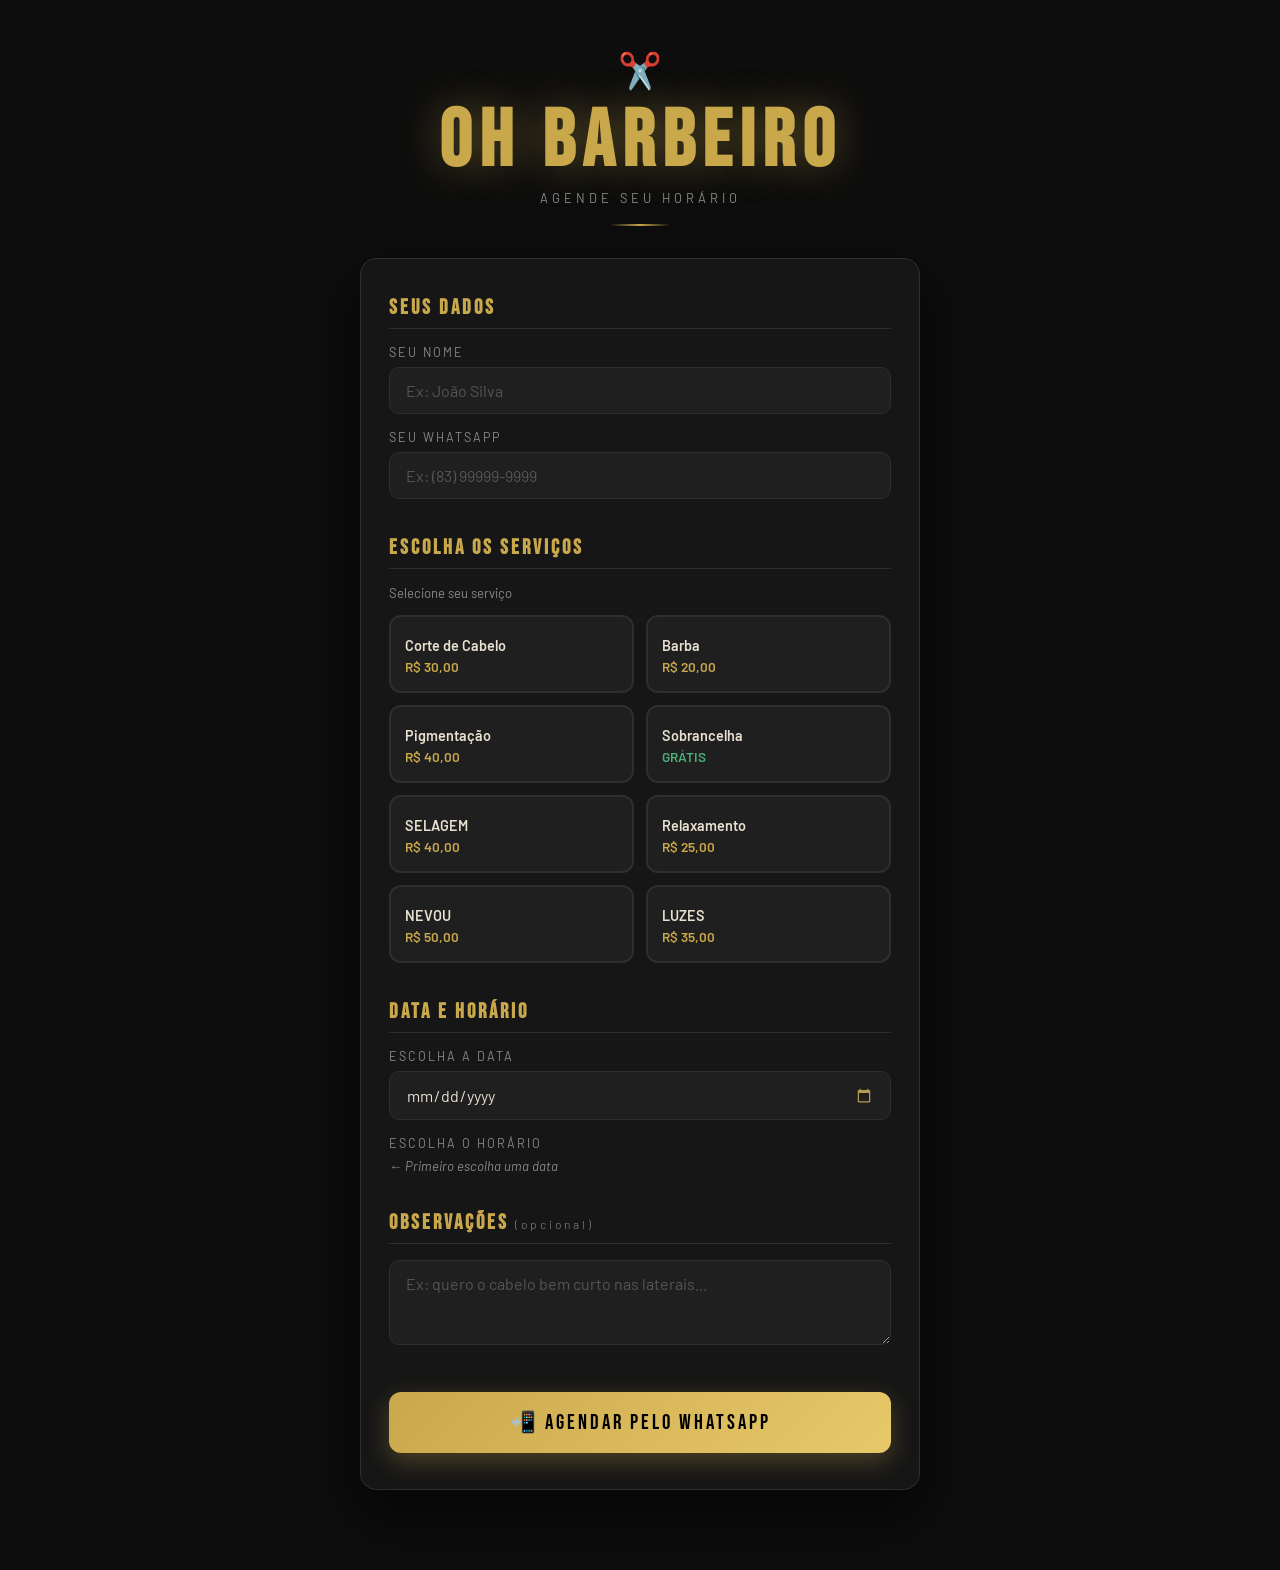
<file: index.html>
<!DOCTYPE html>
<html lang="pt-BR">
<head>
  <meta charset="UTF-8" />
  <meta name="viewport" content="width=device-width, initial-scale=1.0"/>
  <title>Oh Barbeiro – Agendamento</title>
  <link href="https://fonts.googleapis.com/css2?family=Bebas+Neue&family=Barlow:wght@300;400;600&display=swap" rel="stylesheet"/>
  <link rel="stylesheet" href="CSS/DG.CSS"/>
</head>
<body>

  <header>
    <span class="icone">✂️</span>
    <h1>OH BARBEIRO</h1>
    <p>Agende seu horário</p>
    <div class="divisor"></div>
  </header>

  <main class="card">

    <!-- PASSO 1: Dados do cliente -->
    <section class="secao">
      <h2 class="titulo-secao">Seus dados</h2>
      <div class="campo">
        <label for="nome">Seu nome</label>
        <input type="text" id="nome" placeholder="Ex: João Silva" />
      </div>
      <div class="campo">
        <label for="telefone">Seu WhatsApp</label>
        <input type="tel" id="telefone" placeholder="Ex: (83) 99999-9999" />
      </div>
    </section>

    <!-- PASSO 2: Serviços -->
    <section class="secao">
      <h2 class="titulo-secao">Escolha os serviços</h2>
      <p class="dica">Selecione seu serviço</p>

      <!--
        O grid de serviços é gerado automaticamente pelo FUNSAO.JS
        lendo os preços salvos pelo painel admin no localStorage.
        Se o admin nunca tiver salvo nada, usa os valores padrão.
      -->
      <div class="servicos-grid" id="servicos-grid">
        <!-- preenchido pelo FUNSAO.JS -->
      </div>

      <div id="caixa-total" class="caixa-total escondido">
        <span class="total-label">💰 Total estimado:</span>
        <span id="valor-total" class="total-valor">R$ 0</span>
      </div>
    </section>

    <!-- PASSO 3: Data e hora -->
    <section class="secao">
      <h2 class="titulo-secao">Data e horário</h2>

      <div class="campo">
        <label for="data">Escolha a data</label>
        <input type="date" id="data" />
        <p id="aviso-domingo" class="aviso-campo escondido">
          ⛔ Não trabalhamos aos domingos. Escolha outro dia.
        </p>
      </div>

      <div class="campo">
        <label>Escolha o horário</label>
        <div id="grade-horarios" class="grade-horarios">
          <p class="hint-horario">← Primeiro escolha uma data</p>
        </div>
        <input type="hidden" id="horario-selecionado" />
      </div>
    </section>

    <!-- PASSO 4: Observações -->
    <section class="secao">
      <h2 class="titulo-secao">Observações <span class="opcional">(opcional)</span></h2>
      <div class="campo">
        <textarea id="obs" rows="3" placeholder="Ex: quero o cabelo bem curto nas laterais..."></textarea>
      </div>
    </section>

    <button id="btn-agendar" onclick="agendar()">
      📲 Agendar pelo WhatsApp
    </button>

  </main>

  <script src="SCRIP/FUNSAO.JS"></script>
</body>
</html>
</file>
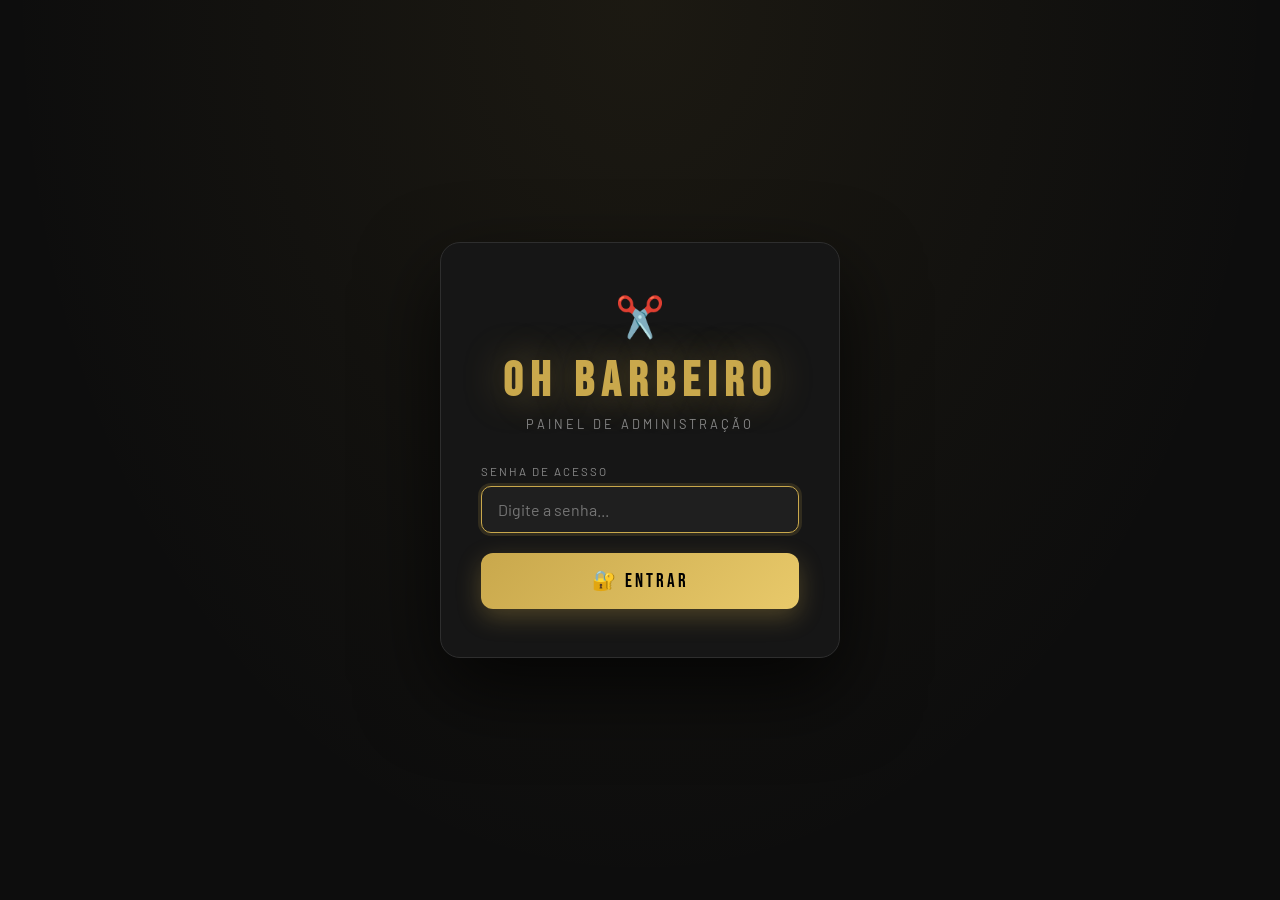
<file: admin.html>
<!DOCTYPE html>
<html lang="pt-BR">
<head>
  <meta charset="UTF-8" />
  <meta name="viewport" content="width=device-width, initial-scale=1.0"/>
  <title>OH BARBEIRO – Painel Admin</title>
  <link href="https://fonts.googleapis.com/css2?family=Bebas+Neue&family=Barlow:wght@300;400;600;700&display=swap" rel="stylesheet"/>
  <style>
    :root {
      --dourado: #c9a84c;
      --dourado-claro: #e8c96a;
      --dourado-escuro: #a07830;
      --fundo: #0d0d0d;
      --card: #161616;
      --card2: #1f1f1f;
      --card3: #252525;
      --borda: #2e2e2e;
      --texto: #e8e0d0;
      --cinza: #888888;
      --erro: #e05555;
      --verde: #4caf78;
      --vermelho: #c0392b;
      --azul: #3a7bd5;
    }

    *, *::before, *::after { box-sizing: border-box; margin: 0; padding: 0; }

    body {
      background: var(--fundo);
      color: var(--texto);
      font-family: 'Barlow', sans-serif;
      min-height: 100vh;
    }

    /* ── TELA DE LOGIN ── */
    #tela-login {
      min-height: 100vh;
      display: flex;
      align-items: center;
      justify-content: center;
      background: radial-gradient(ellipse at 50% 0%, rgba(201,168,76,0.08) 0%, transparent 70%);
    }

    .login-box {
      background: var(--card);
      border: 1px solid var(--borda);
      border-radius: 20px;
      padding: 48px 40px;
      width: 100%;
      max-width: 400px;
      text-align: center;
      box-shadow: 0 32px 80px rgba(0,0,0,0.7);
      animation: fadeUp 0.5s ease;
    }

    @keyframes fadeUp {
      from { opacity: 0; transform: translateY(20px); }
      to   { opacity: 1; transform: translateY(0); }
    }

    .login-box .icone { font-size: 2.5rem; display: block; margin-bottom: 12px; }
    .login-box h1 {
      font-family: 'Bebas Neue', cursive;
      font-size: 3rem;
      letter-spacing: 8px;
      color: var(--dourado);
      text-shadow: 0 0 40px rgba(201,168,76,.4);
    }
    .login-box p { font-size: .8rem; letter-spacing: 3px; text-transform: uppercase; color: var(--cinza); margin: 6px 0 32px; }

    .login-box label { display: block; font-size: .72rem; letter-spacing: 2px; text-transform: uppercase; color: var(--cinza); margin-bottom: 8px; text-align: left; }
    .login-box input {
      width: 100%;
      background: var(--card2);
      border: 1px solid var(--borda);
      border-radius: 10px;
      color: var(--texto);
      font-family: 'Barlow', sans-serif;
      font-size: 1rem;
      padding: 13px 16px;
      outline: none;
      margin-bottom: 20px;
      transition: border-color .25s, box-shadow .25s;
    }
    .login-box input:focus { border-color: var(--dourado); box-shadow: 0 0 0 3px rgba(201,168,76,.15); }

    .btn-primario {
      width: 100%;
      padding: 16px;
      background: linear-gradient(135deg, var(--dourado), var(--dourado-claro));
      border: none;
      border-radius: 12px;
      color: #000;
      font-family: 'Bebas Neue', cursive;
      font-size: 1.2rem;
      letter-spacing: 3px;
      cursor: pointer;
      transition: opacity .2s, transform .15s, box-shadow .2s;
      box-shadow: 0 8px 24px rgba(201,168,76,.3);
    }
    .btn-primario:hover { opacity:.9; transform: translateY(-2px); box-shadow: 0 12px 32px rgba(201,168,76,.45); }
    .btn-primario:active { transform: translateY(0); }

    #erro-login {
      display: none;
      background: rgba(224,85,85,.12);
      border: 1px solid var(--erro);
      border-radius: 8px;
      color: var(--erro);
      font-size: .85rem;
      padding: 10px 14px;
      margin-top: 14px;
      text-align: center;
    }

    /* ── PAINEL PRINCIPAL ── */
    #painel {
      display: none;
      min-height: 100vh;
    }

    /* SIDEBAR */
    .sidebar {
      position: fixed;
      left: 0; top: 0; bottom: 0;
      width: 240px;
      background: var(--card);
      border-right: 1px solid var(--borda);
      display: flex;
      flex-direction: column;
      padding: 32px 0;
      z-index: 100;
    }

    .sidebar-logo {
      text-align: center;
      padding: 0 20px 28px;
      border-bottom: 1px solid var(--borda);
      margin-bottom: 24px;
    }
    .sidebar-logo span { font-size: 1.8rem; display: block; }
    .sidebar-logo h2 {
      font-family: 'Bebas Neue', cursive;
      font-size: 1.8rem;
      letter-spacing: 6px;
      color: var(--dourado);
    }
    .sidebar-logo small { font-size: .65rem; letter-spacing: 2px; text-transform: uppercase; color: var(--cinza); }

    .nav-item {
      display: flex;
      align-items: center;
      gap: 12px;
      padding: 13px 24px;
      cursor: pointer;
      font-size: .9rem;
      font-weight: 600;
      color: var(--cinza);
      letter-spacing: 1px;
      transition: color .2s, background .2s;
      border-left: 3px solid transparent;
    }
    .nav-item:hover { color: var(--texto); background: rgba(255,255,255,.03); }
    .nav-item.ativo { color: var(--dourado); border-left-color: var(--dourado); background: rgba(201,168,76,.06); }
    .nav-item .nav-icon { font-size: 1.1rem; width: 22px; text-align: center; }

    .sidebar-bottom {
      margin-top: auto;
      padding: 0 16px;
    }
    .btn-sair {
      width: 100%;
      padding: 11px;
      background: transparent;
      border: 1px solid #333;
      border-radius: 8px;
      color: var(--cinza);
      font-family: 'Barlow', sans-serif;
      font-size: .85rem;
      cursor: pointer;
      transition: border-color .2s, color .2s;
    }
    .btn-sair:hover { border-color: var(--erro); color: var(--erro); }

    /* CONTEÚDO PRINCIPAL */
    .conteudo {
      margin-left: 240px;
      padding: 40px;
      min-height: 100vh;
    }

    .pagina { display: none; animation: fadeUp .35s ease; }
    .pagina.ativa { display: block; }

    .page-header { margin-bottom: 32px; }
    .page-header h1 {
      font-family: 'Bebas Neue', cursive;
      font-size: 2.2rem;
      letter-spacing: 5px;
      color: var(--dourado);
    }
    .page-header p { color: var(--cinza); font-size: .88rem; margin-top: 4px; }

    /* CARDS DE RESUMO */
    .resumo-grid {
      display: grid;
      grid-template-columns: repeat(auto-fit, minmax(200px, 1fr));
      gap: 16px;
      margin-bottom: 36px;
    }
    .resumo-card {
      background: var(--card);
      border: 1px solid var(--borda);
      border-radius: 14px;
      padding: 24px 20px;
      position: relative;
      overflow: hidden;
    }
    .resumo-card::before {
      content: '';
      position: absolute;
      top: 0; left: 0; right: 0;
      height: 2px;
      background: linear-gradient(90deg, var(--dourado), var(--dourado-claro));
    }
    .resumo-card .rc-icon { font-size: 1.6rem; margin-bottom: 12px; display: block; }
    .resumo-card .rc-valor {
      font-family: 'Bebas Neue', cursive;
      font-size: 2rem;
      color: var(--dourado);
      letter-spacing: 2px;
    }
    .resumo-card .rc-label { font-size: .75rem; color: var(--cinza); letter-spacing: 2px; text-transform: uppercase; margin-top: 4px; }

    /* TABELA DE AGENDAMENTOS */
    .tabela-wrap {
      background: var(--card);
      border: 1px solid var(--borda);
      border-radius: 14px;
      overflow: hidden;
    }
    .tabela-header {
      display: flex;
      justify-content: space-between;
      align-items: center;
      padding: 20px 24px;
      border-bottom: 1px solid var(--borda);
    }
    .tabela-header h3 { font-family: 'Bebas Neue', cursive; font-size: 1.1rem; letter-spacing: 3px; color: var(--dourado); }

    table { width: 100%; border-collapse: collapse; }
    thead tr { background: var(--card2); }
    thead th { padding: 12px 20px; text-align: left; font-size: .72rem; letter-spacing: 2px; text-transform: uppercase; color: var(--cinza); font-weight: 600; }
    tbody tr { border-bottom: 1px solid var(--borda); transition: background .15s; }
    tbody tr:last-child { border-bottom: none; }
    tbody tr:hover { background: rgba(255,255,255,.02); }
    tbody td { padding: 14px 20px; font-size: .9rem; }

    .badge {
      display: inline-block;
      padding: 3px 10px;
      border-radius: 20px;
      font-size: .72rem;
      font-weight: 700;
      letter-spacing: 1px;
      text-transform: uppercase;
    }
    .badge-verde { background: rgba(76,175,120,.15); color: var(--verde); border: 1px solid rgba(76,175,120,.3); }
    .badge-dourado { background: rgba(201,168,76,.15); color: var(--dourado); border: 1px solid rgba(201,168,76,.3); }

    /* ── SEÇÃO SERVIÇOS ── */
    .servicos-admin-grid {
      display: grid;
      grid-template-columns: repeat(auto-fill, minmax(260px, 1fr));
      gap: 16px;
    }

    .servico-card-admin {
      background: var(--card);
      border: 1px solid var(--borda);
      border-radius: 14px;
      padding: 22px 20px;
      position: relative;
      transition: border-color .2s;
    }
    .servico-card-admin:hover { border-color: #444; }

    .servico-card-admin .sca-nome {
      font-family: 'Bebas Neue', cursive;
      font-size: 1.2rem;
      letter-spacing: 3px;
      color: var(--texto);
      margin-bottom: 14px;
      display: flex;
      align-items: center;
      gap: 8px;
    }
    .servico-card-admin .sca-nome .icon { font-size: 1rem; }

    .input-preco-wrap {
      display: flex;
      align-items: center;
      gap: 8px;
      margin-bottom: 14px;
    }
    .input-preco-wrap .prefix {
      font-family: 'Bebas Neue', cursive;
      font-size: 1.2rem;
      color: var(--dourado);
      letter-spacing: 1px;
    }
    .input-preco {
      flex: 1;
      background: var(--card2);
      border: 1px solid var(--borda);
      border-radius: 8px;
      color: var(--texto);
      font-family: 'Barlow', sans-serif;
      font-size: 1.1rem;
      font-weight: 600;
      padding: 10px 14px;
      outline: none;
      transition: border-color .25s, box-shadow .25s;
    }
    .input-preco:focus { border-color: var(--dourado); box-shadow: 0 0 0 3px rgba(201,168,76,.15); }

    .toggle-gratis {
      display: flex;
      align-items: center;
      gap: 10px;
      font-size: .8rem;
      color: var(--cinza);
      margin-bottom: 16px;
      cursor: pointer;
      user-select: none;
    }
    .toggle-gratis input[type="checkbox"] { accent-color: var(--verde); width: 15px; height: 15px; cursor: pointer; }
    .toggle-gratis.ativo { color: var(--verde); }

    .btn-salvar-servico {
      width: 100%;
      padding: 10px;
      background: rgba(201,168,76,.1);
      border: 1px solid rgba(201,168,76,.3);
      border-radius: 8px;
      color: var(--dourado);
      font-family: 'Bebas Neue', cursive;
      font-size: .95rem;
      letter-spacing: 2px;
      cursor: pointer;
      transition: background .2s, border-color .2s;
    }
    .btn-salvar-servico:hover { background: rgba(201,168,76,.2); border-color: var(--dourado); }

    .salvo-tag {
      display: none;
      position: absolute;
      top: 14px; right: 14px;
      background: var(--verde);
      color: #000;
      font-size: .65rem;
      font-weight: 700;
      letter-spacing: 1px;
      padding: 3px 8px;
      border-radius: 20px;
    }

    /* ── ADICIONAR SERVIÇO ── */
    .add-servico-form {
      background: var(--card);
      border: 1px dashed var(--borda);
      border-radius: 14px;
      padding: 28px 24px;
      margin-top: 24px;
    }
    .add-servico-form h3 {
      font-family: 'Bebas Neue', cursive;
      font-size: 1.1rem;
      letter-spacing: 3px;
      color: var(--cinza);
      margin-bottom: 20px;
    }
    .form-row { display: grid; grid-template-columns: 1fr 1fr; gap: 16px; margin-bottom: 16px; }
    .form-grupo label { display: block; font-size: .72rem; letter-spacing: 2px; text-transform: uppercase; color: var(--cinza); margin-bottom: 8px; }
    .form-grupo input {
      width: 100%;
      background: var(--card2);
      border: 1px solid var(--borda);
      border-radius: 8px;
      color: var(--texto);
      font-family: 'Barlow', sans-serif;
      font-size: 1rem;
      padding: 11px 14px;
      outline: none;
      transition: border-color .2s, box-shadow .2s;
    }
    .form-grupo input:focus { border-color: var(--dourado); box-shadow: 0 0 0 3px rgba(201,168,76,.15); }

    /* ── HORÁRIOS ── */
    
    .horario-dia-card {
      background: var(--card);
      border: 1px solid var(--borda);
      border-radius: 14px;
      padding: 24px;
      margin-bottom: 16px;
    }
    .horario-dia-card h3 { font-family: 'Bebas Neue', cursive; font-size: 1.1rem; letter-spacing: 3px; color: var(--dourado); margin-bottom: 8px; }
    .horario-dia-card p { font-size: .82rem; color: var(--cinza); margin-bottom: 16px; }

    .input-data-filtro {
      background: var(--card2);
      border: 1px solid var(--borda);
      border-radius: 8px;
      color: var(--texto);
      font-family: 'Barlow', sans-serif;
      font-size: .95rem;
      padding: 10px 14px;
      outline: none;
      transition: border-color .25s;
      -webkit-appearance: none;
      appearance: none;
    }
    .input-data-filtro:focus { border-color: var(--dourado); }
    .input-data-filtro::-webkit-calendar-picker-indicator { filter: invert(.5) sepia(1) saturate(2) hue-rotate(5deg); cursor: pointer; }

    .grade-admin {
      display: flex;
      flex-wrap: wrap;
      gap: 8px;
      margin-top: 16px;
    }
    .slot-admin {
      padding: 8px 14px;
      border-radius: 8px;
      font-size: .85rem;
      font-weight: 600;
      font-family: 'Barlow', sans-serif;
      cursor: pointer;
      border: 1px solid;
      transition: all .2s;
      min-width: 70px;
      text-align: center;
    }
    .slot-livre { background: rgba(76,175,120,.1); border-color: rgba(76,175,120,.3); color: var(--verde); }
    .slot-livre:hover { background: rgba(76,175,120,.2); }
    .slot-ocupado { background: rgba(224,85,85,.1); border-color: rgba(224,85,85,.3); color: var(--erro); }
    .slot-ocupado:hover { background: rgba(224,85,85,.2); }

    .legenda-slots { display: flex; gap: 20px; font-size: .78rem; color: var(--cinza); margin-top: 12px; }
    .legenda-slots span { display: flex; align-items: center; gap: 6px; }
    .dot { width: 8px; height: 8px; border-radius: 50%; }
    .dot-verde { background: var(--verde); }
    .dot-erro { background: var(--erro); }

    /* ── FATURAMENTO ── */
    .fat-filtro {
      display: flex;
      gap: 12px;
      margin-bottom: 24px;
      flex-wrap: wrap;
    }
    .btn-filtro-mes {
      padding: 8px 18px;
      background: var(--card2);
      border: 1px solid var(--borda);
      border-radius: 8px;
      color: var(--cinza);
      font-family: 'Barlow', sans-serif;
      font-size: .85rem;
      font-weight: 600;
      cursor: pointer;
      transition: all .2s;
    }
    .btn-filtro-mes:hover { border-color: var(--dourado); color: var(--dourado); }
    .btn-filtro-mes.ativo { background: rgba(201,168,76,.1); border-color: var(--dourado); color: var(--dourado); }

    .fat-total-card {
      background: var(--card);
      border: 1px solid var(--dourado);
      border-radius: 14px;
      padding: 28px 24px;
      text-align: center;
      margin-bottom: 24px;
      position: relative;
      overflow: hidden;
    }
    .fat-total-card::before {
      content: '';
      position: absolute;
      top: 0; left: 0; right: 0; bottom: 0;
      background: radial-gradient(ellipse at 50% 0%, rgba(201,168,76,0.07) 0%, transparent 70%);
    }
    .fat-total-card .fat-label { font-size: .75rem; letter-spacing: 3px; text-transform: uppercase; color: var(--cinza); margin-bottom: 8px; position: relative; }
    .fat-total-card .fat-valor { font-family: 'Bebas Neue', cursive; font-size: 3.5rem; letter-spacing: 4px; color: var(--dourado); position: relative; }

    .fat-dias-lista {
      background: var(--card);
      border: 1px solid var(--borda);
      border-radius: 14px;
      overflow: hidden;
    }
    .fat-dia-item {
      display: flex;
      justify-content: space-between;
      align-items: center;
      padding: 14px 24px;
      border-bottom: 1px solid var(--borda);
    }
    .fat-dia-item:last-child { border-bottom: none; }
    .fat-dia-item:hover { background: rgba(255,255,255,.02); }
    .fat-dia-item .dia-data { font-size: .9rem; color: var(--texto); }
    .fat-dia-item .dia-valor { font-family: 'Bebas Neue', cursive; font-size: 1.2rem; letter-spacing: 2px; color: var(--dourado); }

    /* ── NOTIFICAÇÕES ── */
    .notif {
      position: fixed;
      bottom: 24px;
      right: 24px;
      background: var(--card);
      border: 1px solid var(--dourado);
      border-radius: 12px;
      padding: 14px 20px;
      font-size: .88rem;
      color: var(--texto);
      box-shadow: 0 8px 32px rgba(0,0,0,.5);
      display: flex;
      align-items: center;
      gap: 10px;
      z-index: 9999;
      transform: translateY(80px);
      opacity: 0;
      transition: transform .3s ease, opacity .3s ease;
    }
    .notif.visivel { transform: translateY(0); opacity: 1; }

    /* ── MOBILE ── */
    @media (max-width: 768px) {
      .sidebar { display: none; }
      .conteudo { margin-left: 0; padding: 20px 16px 80px; }
      .form-row { grid-template-columns: 1fr; }
      .resumo-grid { grid-template-columns: repeat(2, 1fr); }

      .mobile-nav {
        display: flex !important;
        position: fixed;
        bottom: 0; left: 0; right: 0;
        background: var(--card);
        border-top: 1px solid var(--borda);
        z-index: 200;
        padding: 8px 0;
      }
      .mobile-nav-item {
        flex: 1;
        display: flex;
        flex-direction: column;
        align-items: center;
        gap: 4px;
        padding: 6px 4px;
        cursor: pointer;
        color: var(--cinza);
        font-size: .65rem;
        letter-spacing: 1px;
        text-transform: uppercase;
        font-weight: 600;
        transition: color .2s;
      }
      .mobile-nav-item .mn-icon { font-size: 1.2rem; }
      .mobile-nav-item.ativo { color: var(--dourado); }
    }

    .mobile-nav { display: none; }

    /* Linha dourada decorativa */
    .divider {
      height: 1px;
      background: linear-gradient(90deg, transparent, var(--dourado), transparent);
      margin: 28px 0;
      opacity: .4;
    }

    .secao-titulo {
      font-family: 'Bebas Neue', cursive;
      font-size: 1rem;
      letter-spacing: 3px;
      color: var(--cinza);
      text-transform: uppercase;
      margin-bottom: 16px;
      display: flex;
      align-items: center;
      gap: 10px;
    }
    .secao-titulo::after {
      content: '';
      flex: 1;
      height: 1px;
      background: var(--borda);
    }

    .vazio-msg {
      text-align: center;
      padding: 40px;
      color: var(--cinza);
      font-size: .9rem;
    }
    .vazio-msg span { display: block; font-size: 2rem; margin-bottom: 10px; }

    /* Botão limpar slot */
    .btn-limpar {
      padding: 9px 18px;
      background: rgba(224,85,85,.1);
      border: 1px solid rgba(224,85,85,.3);
      border-radius: 8px;
      color: var(--erro);
      font-family: 'Barlow', sans-serif;
      font-size: .82rem;
      font-weight: 600;
      cursor: pointer;
      transition: all .2s;
      margin-top: 12px;
    }
    .btn-limpar:hover { background: rgba(224,85,85,.2); }

    /* Botão limpar todos */
    .btn-limpar-todos {
      padding: 9px 18px;
      background: transparent;
      border: 1px solid #333;
      border-radius: 8px;
      color: var(--cinza);
      font-family: 'Barlow', sans-serif;
      font-size: .82rem;
      cursor: pointer;
      transition: all .2s;
      margin-top: 12px;
      margin-left: 8px;
    }
    .btn-limpar-todos:hover { border-color: var(--err); color: var(--erro); }

    .info-box {
      background: rgba(201,168,76,.05);
      border: 1px solid rgba(201,168,76,.2);
      border-radius: 10px;
      padding: 14px 18px;
      font-size: .83rem;
      color: var(--cinza);
      margin-bottom: 20px;
      line-height: 1.6;
    }
    .info-box strong { color: var(--dourado); }
  </style>
</head>
<body>

  <!-- ══════════ TELA DE LOGIN ══════════ -->
  <div id="tela-login">
    <div class="login-box">
      <span class="icone">✂️</span>
      <h1>OH BARBEIRO</h1>
      <p>Painel de administração</p>

      <label for="inp-senha">Senha de acesso</label>
      <input type="password" id="inp-senha" placeholder="Digite a senha..." onkeydown="if(event.key==='Enter') entrar()" autofocus />

      <button class="btn-primario" onclick="entrar()">🔐 ENTRAR</button>
      <div id="erro-login">❌ Senha incorreta. Tente novamente.</div>
    </div>
  </div>

  <!-- ══════════ PAINEL PRINCIPAL ══════════ -->
  <div id="painel">

    <!-- SIDEBAR DESKTOP -->
    <aside class="sidebar">
      <div class="sidebar-logo">
        <span>✂️</span>
        <h2>OH BARBEIRO</h2>
        <small>Admin</small>
      </div>

      <div class="nav-item ativo" data-pagina="dashboard" onclick="irPara('dashboard', this)">
        <span class="nav-icon">📊</span> Dashboard
      </div>
      <div class="nav-item" data-pagina="servicos" onclick="irPara('servicos', this)">
        <span class="nav-icon">✂️</span> Serviços
      </div>
      <div class="nav-item" data-pagina="horarios" onclick="irPara('horarios', this)">
        <span class="nav-icon">🕐</span> Horários
      </div>
      <div class="nav-item" data-pagina="faturamento" onclick="irPara('faturamento', this)">
        <span class="nav-icon">💰</span> Faturamento
      </div>

      <div class="sidebar-bottom">
        <button class="btn-sair" onclick="sair()">↩ Sair</button>
      </div>
    </aside>

    <!-- CONTEÚDO -->
    <main class="conteudo">

      <!-- ── DASHBOARD ── -->
      <div class="pagina ativa" id="pg-dashboard">
        <div class="page-header">
          <h1>DASHBOARD</h1>
          <p>Visão geral do seu negócio</p>
        </div>

        <div class="resumo-grid" id="resumo-cards">
          <!-- preenchido pelo JS -->
        </div>

        <p class="secao-titulo">Agendamentos de hoje</p>
        <div class="tabela-wrap">
          <div class="tabela-header">
            <h3>HORÁRIOS DE HOJE</h3>
            <span id="data-hoje-label" style="font-size:.82rem;color:var(--cinza)"></span>
          </div>
          <div id="tabela-hoje">
            <!-- preenchido pelo JS -->
          </div>
        </div>
      </div>

      <!-- ── SERVIÇOS ── -->
      <div class="pagina" id="pg-servicos">
        <div class="page-header">
          <h1>SERVIÇOS</h1>
          <p>Edite os preços e gerencie o catálogo</p>
        </div>

        <div class="info-box">
          💡 <strong>Como funciona:</strong> Edite o preço de qualquer serviço abaixo e clique em <strong>Salvar</strong>. Os preços ficam salvos no seu navegador e são carregados automaticamente pelo site de agendamento.
        </div>

        <p class="secao-titulo">Serviços ativos</p>
        <div class="servicos-admin-grid" id="grid-servicos-admin">
          <!-- preenchido pelo JS -->
        </div>

        <div class="add-servico-form">
          <h3>+ ADICIONAR NOVO SERVIÇO</h3>
          <div class="form-row">
            <div class="form-grupo">
              <label>Nome do serviço</label>
              <input type="text" id="novo-nome" placeholder="Ex: Hidratação" />
            </div>
            <div class="form-grupo">
              <label>Preço (R$)</label>
              <input type="number" id="novo-preco" placeholder="Ex: 35" min="0" />
            </div>
          </div>
          <button class="btn-primario" style="max-width:220px" onclick="adicionarServico()">➕ Adicionar serviço</button>
        </div>
      </div>

      <!-- ── HORÁRIOS ── -->
      <div class="pagina" id="pg-horarios">
        <div class="page-header">
          <h1>HORÁRIOS</h1>
          <p>Visualize e gerencie as reservas por data</p>
        </div>

        <div class="info-box">
          💡 <strong>Como funciona:</strong> Escolha uma data para ver os horários reservados (🔴) e livres (🟢). Clique em um horário <strong>reservado</strong> para liberá-lo manualmente.
        </div>

        <div class="horario-dia-card">
          <h3>ESCOLHER DATA</h3>
          <p>Selecione o dia para gerenciar as reservas</p>
          <input type="date" id="data-admin" class="input-data-filtro" onchange="carregarGradeAdmin(this.value)" />

          <div class="grade-admin" id="grade-admin">
            <p style="color:var(--cinza);font-size:.85rem;font-style:italic">← Selecione uma data acima</p>
          </div>

          <div class="legenda-slots" id="legenda-slots" style="display:none">
            <span><span class="dot dot-verde"></span> Livre</span>
            <span><span class="dot dot-erro"></span> Reservado (clique para liberar)</span>
          </div>
          <div id="acoes-horario" style="display:none">
            <button class="btn-limpar" onclick="limparTodosSlots()">🗑 Limpar todos os reservados</button>
          </div>
        </div>
      </div>

      <!-- ── FATURAMENTO ── -->
      <div class="pagina" id="pg-faturamento">
        <div class="page-header">
          <h1>FATURAMENTO</h1>
          <p>Acompanhe seu faturamento estimado</p>
        </div>

        <div class="info-box">
          💡 <strong>Como funciona:</strong> O faturamento é registrado automaticamente cada vez que um cliente conclui um agendamento pelo site. Os valores são estimados com base nos preços dos serviços selecionados.
        </div>

        <div class="fat-filtro" id="fat-filtro">
          <!-- botões de mês gerados pelo JS -->
        </div>

        <div class="fat-total-card">
          <p class="fat-label">Faturamento do mês</p>
          <div class="fat-valor" id="fat-total-valor">R$ 0,00</div>
        </div>

        <p class="secao-titulo">Detalhamento por dia</p>
        <div class="fat-dias-lista" id="fat-dias-lista">
          <!-- preenchido pelo JS -->
        </div>
      </div>

    </main>

    <!-- NAV MOBILE -->
    <nav class="mobile-nav">
      <div class="mobile-nav-item ativo" data-pagina="dashboard" onclick="irPara('dashboard', this)">
        <span class="mn-icon">📊</span> Home
      </div>
      <div class="mobile-nav-item" data-pagina="servicos" onclick="irPara('servicos', this)">
        <span class="mn-icon">✂️</span> Serviços
      </div>
      <div class="mobile-nav-item" data-pagina="horarios" onclick="irPara('horarios', this)">
        <span class="mn-icon">🕐</span> Horários
      </div>
      <div class="mobile-nav-item" data-pagina="faturamento" onclick="irPara('faturamento', this)">
        <span class="mn-icon">💰</span> Caixa
      </div>
    </nav>

  </div>

  <!-- NOTIFICAÇÃO TOAST -->
  <div class="notif" id="notif">
    <span id="notif-icone">✅</span>
    <span id="notif-texto">Salvo com sucesso!</span>
  </div>

<script>
/* ══════════════════════════════════════════
   CONFIGURAÇÕES
══════════════════════════════════════════ */

// ⚠️ MUDE ESTA SENHA!
const SENHA_ADMIN = "barbeiro123";

const TODOS_HORARIOS = [
  "08:30","09:00","09:30","10:00","10:30","11:00","11:30",
  "13:00","13:30","14:00","14:30","15:00","15:30",
  "16:00","16:30","17:00","17:30","18:00"
];

// Serviços padrão (usados na 1ª vez, se não houver nada salvo)
const SERVICOS_PADRAO = [
  { nome: "Corte de Cabelo", preco: 30, gratis: false },
  { nome: "Barba",           preco: 20, gratis: false },
  { nome: "Pigmentação",     preco: 40, gratis: false },
  { nome: "Sobrancelha",     preco: 0,  gratis: true  },
  { nome: "SELAGEM",         preco: 40, gratis: false },
  { nome: "Relaxamento",     preco: 25, gratis: false },
  { nome: "NEVOU",           preco: 50, gratis: false },
  { nome: "LUZES",           preco: 35, gratis: false },
];

/* ══════════════════════════════════════════
   LOGIN
══════════════════════════════════════════ */

function entrar() {
  const val = document.getElementById("inp-senha").value;
  if (val === SENHA_ADMIN) {
    document.getElementById("tela-login").style.display = "none";
    document.getElementById("painel").style.display = "block";
    iniciarPainel();
  } else {
    document.getElementById("erro-login").style.display = "block";
    document.getElementById("inp-senha").value = "";
    document.getElementById("inp-senha").focus();
  }
}

function sair() {
  document.getElementById("painel").style.display = "none";
  document.getElementById("tela-login").style.display = "flex";
  document.getElementById("inp-senha").value = "";
}

/* ══════════════════════════════════════════
   NAVEGAÇÃO
══════════════════════════════════════════ */

function irPara(pagina, el) {
  // Esconde todas as páginas
  document.querySelectorAll(".pagina").forEach(p => p.classList.remove("ativa"));
  document.getElementById("pg-" + pagina).classList.add("ativa");

  // Atualiza nav desktop
  document.querySelectorAll(".nav-item").forEach(n => n.classList.remove("ativo"));
  // Atualiza nav mobile
  document.querySelectorAll(".mobile-nav-item").forEach(n => n.classList.remove("ativo"));

  // Marca o item clicado
  el.classList.add("ativo");
  // Também marca o irmão na outra nav
  document.querySelectorAll("[data-pagina='" + pagina + "']").forEach(n => n.classList.add("ativo"));

  // Carrega dados da página
  if (pagina === "dashboard") carregarDashboard();
  if (pagina === "servicos")  carregarServicosAdmin();
  if (pagina === "faturamento") carregarFaturamento();
}

/* ══════════════════════════════════════════
   INICIALIZAÇÃO
══════════════════════════════════════════ */

function iniciarPainel() {
  carregarDashboard();
  carregarServicosAdmin();

  // Data mínima no campo de horários admin
  const hoje = new Date().toISOString().split("T")[0];
  document.getElementById("data-admin").setAttribute("min", hoje);
}

/* ══════════════════════════════════════════
   DASHBOARD
══════════════════════════════════════════ */

function carregarDashboard() {
  const hoje = new Date();
  const hojeISO = hoje.toISOString().split("T")[0];
  const mes = hojeISO.substring(0, 7);

  // Agendamentos de hoje
  const reservadosHoje = getReservados(hojeISO);

  // Faturamento
  const fatHoje = parseFloat(localStorage.getItem("ohbarbeiro_fat_" + hojeISO) || "0");
  const fatMes  = parseFloat(localStorage.getItem("ohbarbeiro_fat_mes_" + mes) || "0");

  // Serviços ativos
  const servicos = getServicos();

  // Cards de resumo
  document.getElementById("resumo-cards").innerHTML = `
    <div class="resumo-card">
      <span class="rc-icon">📅</span>
      <div class="rc-valor">${reservadosHoje.length}</div>
      <div class="rc-label">Agendamentos hoje</div>
    </div>
    <div class="resumo-card">
      <span class="rc-icon">💰</span>
      <div class="rc-valor">R$ ${fatHoje.toFixed(2).replace(".", ",")}</div>
      <div class="rc-label">Faturamento hoje</div>
    </div>
    <div class="resumo-card">
      <span class="rc-icon">📈</span>
      <div class="rc-valor">R$ ${fatMes.toFixed(2).replace(".", ",")}</div>
      <div class="rc-label">Faturamento do mês</div>
    </div>
    <div class="resumo-card">
      <span class="rc-icon">✂️</span>
      <div class="rc-valor">${servicos.length}</div>
      <div class="rc-label">Serviços ativos</div>
    </div>
  `;

  // Label data
  document.getElementById("data-hoje-label").textContent = formatarData(hojeISO);

  // Tabela de hoje
  const tbl = document.getElementById("tabela-hoje");
  if (reservadosHoje.length === 0) {
    tbl.innerHTML = '<div class="vazio-msg"><span>📭</span>Nenhum agendamento para hoje ainda.</div>';
    return;
  }

  tbl.innerHTML = `
    <table>
      <thead>
        <tr>
          <th>Horário</th>
          <th>Status</th>
        </tr>
      </thead>
      <tbody>
        ${reservadosHoje.map(h => `
          <tr>
            <td><strong>${h}</strong></td>
            <td><span class="badge badge-dourado">✅ Reservado</span></td>
          </tr>
        `).join("")}
      </tbody>
    </table>
  `;
}

/* ══════════════════════════════════════════
   SERVIÇOS
══════════════════════════════════════════ */

function getServicos() {
  const salvo = localStorage.getItem("ohbarbeiro_servicos");
  return salvo ? JSON.parse(salvo) : SERVICOS_PADRAO;
}

function salvarServicos(lista) {
  localStorage.setItem("ohbarbeiro_servicos", JSON.stringify(lista));
}

function carregarServicosAdmin() {
  const servicos = getServicos();
  const grid = document.getElementById("grid-servicos-admin");

  grid.innerHTML = servicos.map((s, i) => `
    <div class="servico-card-admin" id="sca-${i}">
      <span class="salvo-tag" id="salvo-tag-${i}">✓ SALVO</span>
      <div class="sca-nome"><span class="icon">✂️</span>${s.nome}</div>

      <div class="input-preco-wrap" id="preco-wrap-${i}" style="${s.gratis ? 'display:none' : ''}">
        <span class="prefix">R$</span>
        <input class="input-preco" type="number" id="preco-${i}" value="${s.preco}" min="0" placeholder="0" />
      </div>

      <label class="toggle-gratis ${s.gratis ? 'ativo' : ''}" id="toggle-${i}">
        <input type="checkbox" id="chk-gratis-${i}" ${s.gratis ? 'checked' : ''}
          onchange="toggleGratis(${i})" />
        Serviço grátis
      </label>

      <div style="display:flex;gap:8px">
        <button class="btn-salvar-servico" onclick="salvarServico(${i})">💾 Salvar</button>
        <button class="btn-salvar-servico" style="background:rgba(224,85,85,.08);border-color:rgba(224,85,85,.2);color:var(--erro)" onclick="removerServico(${i})">🗑</button>
      </div>
    </div>
  `).join("");
}

function toggleGratis(i) {
  const chk = document.getElementById("chk-gratis-" + i);
  const wrap = document.getElementById("preco-wrap-" + i);
  const lbl  = document.getElementById("toggle-" + i);
  if (chk.checked) {
    wrap.style.display = "none";
    lbl.classList.add("ativo");
  } else {
    wrap.style.display = "flex";
    lbl.classList.remove("ativo");
  }
}

function salvarServico(i) {
  const servicos = getServicos();
  const gratis   = document.getElementById("chk-gratis-" + i).checked;
  const precoInp = document.getElementById("preco-" + i);
  const preco    = gratis ? 0 : parseFloat(precoInp ? precoInp.value : 0) || 0;

  servicos[i].preco  = preco;
  servicos[i].gratis = gratis;
  salvarServicos(servicos);

  // Mostra tag "SALVO"
  const tag = document.getElementById("salvo-tag-" + i);
  tag.style.display = "block";
  setTimeout(() => tag.style.display = "none", 2500);

  toast("✅", "Serviço salvo com sucesso!");
}

function removerServico(i) {
  if (!confirm("Remover este serviço?")) return;
  const servicos = getServicos();
  servicos.splice(i, 1);
  salvarServicos(servicos);
  carregarServicosAdmin();
  toast("🗑", "Serviço removido.");
}

function adicionarServico() {
  const nome  = document.getElementById("novo-nome").value.trim();
  const preco = parseFloat(document.getElementById("novo-preco").value) || 0;

  if (!nome) { toast("⚠️", "Digite o nome do serviço!"); return; }

  const servicos = getServicos();
  servicos.push({ nome, preco, gratis: preco === 0 });
  salvarServicos(servicos);

  document.getElementById("novo-nome").value  = "";
  document.getElementById("novo-preco").value = "";

  carregarServicosAdmin();
  toast("✅", "Serviço adicionado!");
}

/* ══════════════════════════════════════════
   HORÁRIOS ADMIN
══════════════════════════════════════════ */

function chaveReserva(data) { return "ohbarbeiro_reservas_" + data; }
function getReservados(data) {
  const s = localStorage.getItem(chaveReserva(data));
  return s ? JSON.parse(s) : [];
}

function carregarGradeAdmin(dataISO) {
  if (!dataISO) return;
  const reservados = getReservados(dataISO);
  const grade = document.getElementById("grade-admin");
  const legenda = document.getElementById("legenda-slots");
  const acoes = document.getElementById("acoes-horario");

  grade.innerHTML = "";
  legenda.style.display = "flex";
  acoes.style.display = reservados.length > 0 ? "block" : "none";

  TODOS_HORARIOS.forEach(hora => {
    const btn = document.createElement("button");
    btn.className = "slot-admin " + (reservados.includes(hora) ? "slot-ocupado" : "slot-livre");
    btn.textContent = hora;
    btn.title = reservados.includes(hora) ? "Clique para liberar este horário" : "Horário livre";

    if (reservados.includes(hora)) {
      btn.onclick = function() {
        if (!confirm("Liberar o horário " + hora + " em " + formatarData(dataISO) + "?")) return;
        liberarSlot(dataISO, hora);
        carregarGradeAdmin(dataISO);
        toast("🔓", "Horário " + hora + " liberado!");
      };
    }

    grade.appendChild(btn);
  });
}

function liberarSlot(dataISO, horario) {
  let reservados = getReservados(dataISO);
  reservados = reservados.filter(h => h !== horario);
  localStorage.setItem(chaveReserva(dataISO), JSON.stringify(reservados));
}

function limparTodosSlots() {
  const dataISO = document.getElementById("data-admin").value;
  if (!dataISO) return;
  if (!confirm("Limpar TODOS os horários reservados em " + formatarData(dataISO) + "?")) return;
  localStorage.removeItem(chaveReserva(dataISO));
  carregarGradeAdmin(dataISO);
  toast("🧹", "Todos os horários foram liberados!");
}

/* ══════════════════════════════════════════
   FATURAMENTO
══════════════════════════════════════════ */

let mesSelecionado = "";

function carregarFaturamento() {
  const hoje = new Date();
  const mesAtual = hoje.toISOString().substring(0, 7);
  if (!mesSelecionado) mesSelecionado = mesAtual;

  // Gera botões dos últimos 4 meses
  const filtroEl = document.getElementById("fat-filtro");
  const meses = [];
  for (let i = 0; i < 4; i++) {
    const d = new Date(hoje.getFullYear(), hoje.getMonth() - i, 1);
    const iso = d.toISOString().substring(0, 7);
    meses.push({ iso, label: d.toLocaleString("pt-BR", { month: "long", year: "numeric" }) });
  }

  filtroEl.innerHTML = meses.map(m => `
    <button class="btn-filtro-mes ${m.iso === mesSelecionado ? 'ativo' : ''}"
      onclick="selecionarMes('${m.iso}', this)">${m.label}</button>
  `).join("");

  exibirFaturamentoMes(mesSelecionado);
}

function selecionarMes(mes, el) {
  mesSelecionado = mes;
  document.querySelectorAll(".btn-filtro-mes").forEach(b => b.classList.remove("ativo"));
  el.classList.add("ativo");
  exibirFaturamentoMes(mes);
}

function exibirFaturamentoMes(mes) {
  const total = parseFloat(localStorage.getItem("ohbarbeiro_fat_mes_" + mes) || "0");
  document.getElementById("fat-total-valor").textContent = "R$ " + total.toFixed(2).replace(".", ",");

  // Lista dias do mês com faturamento
  const lista = document.getElementById("fat-dias-lista");
  const prefixo = "ohbarbeiro_fat_" + mes + "-";
  const dias = [];

  for (let k in localStorage) {
    if (k.startsWith("ohbarbeiro_fat_" + mes)) {
      const data = k.replace("ohbarbeiro_fat_", "");
      if (data.length === 10) { // apenas datas completas (YYYY-MM-DD)
        const val = parseFloat(localStorage.getItem(k) || "0");
        if (val > 0) dias.push({ data, val });
      }
    }
  }

  dias.sort((a, b) => a.data.localeCompare(b.data));

  if (dias.length === 0) {
    lista.innerHTML = '<div class="vazio-msg"><span>📭</span>Nenhum agendamento neste mês.</div>';
    return;
  }

  lista.innerHTML = dias.map(d => `
    <div class="fat-dia-item">
      <span class="dia-data">📅 ${formatarData(d.data)}</span>
      <span class="dia-valor">R$ ${d.val.toFixed(2).replace(".", ",")}</span>
    </div>
  `).join("");
}

/* ══════════════════════════════════════════
   AUXILIARES
══════════════════════════════════════════ */

function formatarData(iso) {
  const p = iso.split("-");
  return p[2] + "/" + p[1] + "/" + p[0];
}

function toast(icone, texto) {
  const el   = document.getElementById("notif");
  document.getElementById("notif-icone").textContent = icone;
  document.getElementById("notif-texto").textContent = texto;
  el.classList.add("visivel");
  setTimeout(() => el.classList.remove("visivel"), 3000);
}
</script>
</body>
</html>
</file>
<file: CSS/DG.CSS>
/* ============================================
   ARQUIVO: DG.CSS
   Oh Barbeiro – tema escuro com dourado
   ============================================ */

:root {
  --dourado: #c9a84c;
  --dourado-claro: #e8c96a;
  --fundo: #0d0d0d;
  --card: #161616;
  --card2: #1f1f1f;
  --borda: #2e2e2e;
  --texto: #e8e0d0;
  --cinza: #888888;
  --erro: #e05555;
  --verde: #4caf78;
}

*, *::before, *::after { box-sizing: border-box; margin: 0; padding: 0; }

body {
  background-color: var(--fundo);
  color: var(--texto);
  font-family: 'Barlow', sans-serif;
  min-height: 100vh;
  display: flex;
  flex-direction: column;
  align-items: center;
  padding: 0 16px 80px;
}

/* ── CABEÇALHO ── */
header {
  width: 100%;
  max-width: 560px;
  text-align: center;
  padding: 48px 0 32px;
}
.icone { font-size: 2.2rem; display: block; margin-bottom: 10px; }
header h1 {
  font-family: 'Bebas Neue', cursive;
  font-size: clamp(3rem, 12vw, 5rem);
  letter-spacing: 8px;
  color: var(--dourado);
  line-height: 1;
  text-shadow: 0 0 40px rgba(201,168,76,.4);
}
header p { margin-top: 8px; font-size: .8rem; letter-spacing: 4px; text-transform: uppercase; color: var(--cinza); }
.divisor { width: 60px; height: 2px; background: linear-gradient(90deg,transparent,var(--dourado),transparent); margin: 18px auto 0; }

/* ── CARD ── */
.card {
  background: var(--card);
  border: 1px solid var(--borda);
  border-radius: 16px;
  padding: 36px 28px;
  width: 100%;
  max-width: 560px;
  box-shadow: 0 24px 60px rgba(0,0,0,.6);
}

/* ── SEÇÕES ── */
.secao { margin-bottom: 36px; }
.titulo-secao {
  font-family: 'Bebas Neue', cursive;
  font-size: 1.3rem;
  letter-spacing: 3px;
  color: var(--dourado);
  margin-bottom: 16px;
  border-bottom: 1px solid var(--borda);
  padding-bottom: 8px;
}
.opcional { font-family:'Barlow',sans-serif; font-size:.75rem; font-weight:300; color:var(--cinza); }
.dica { font-size:.82rem; color:var(--cinza); margin-bottom:14px; }

/* ── CAMPOS ── */
.campo { margin-bottom: 16px; }
.campo label { display:block; font-size:.78rem; letter-spacing:2px; text-transform:uppercase; color:var(--cinza); margin-bottom:8px; }
.campo input,
.campo select,
.campo textarea {
  width: 100%;
  background: var(--card2);
  border: 1px solid var(--borda);
  border-radius: 10px;
  color: var(--texto);
  font-family: 'Barlow', sans-serif;
  font-size: 1rem;
  padding: 13px 16px;
  outline: none;
  transition: border-color .25s, box-shadow .25s;
  -webkit-appearance: none;
  appearance: none;
}
.campo input:focus,
.campo select:focus,
.campo textarea:focus {
  border-color: var(--dourado);
  box-shadow: 0 0 0 3px rgba(201,168,76,.15);
}
.campo input::placeholder,
.campo textarea::placeholder { color: #555; }
.campo input[type="date"]::-webkit-calendar-picker-indicator {
  filter: invert(.5) sepia(1) saturate(2) hue-rotate(5deg);
  cursor: pointer;
}
.campo textarea { resize: vertical; min-height: 80px; }

/* Aviso de domingo */
.aviso-campo {
  margin-top: 8px;
  font-size: .85rem;
  color: var(--erro);
  font-weight: 600;
}

/* ── GRID DE SERVIÇOS ── */
.servicos-grid { display: grid; grid-template-columns: repeat(2,1fr); gap: 12px; }
.servico {
  background: var(--card2);
  border: 2px solid var(--borda);
  border-radius: 12px;
  padding: 16px 14px;
  cursor: pointer;
  position: relative;
  transition: border-color .2s, background .2s, transform .15s;
  display: flex;
  flex-direction: column;
  gap: 4px;
  user-select: none;
}
.servico:hover { border-color: var(--dourado); transform: translateY(-2px); }
.servico.selecionado {
  border-color: var(--dourado);
  background: rgba(201,168,76,.1);
  box-shadow: 0 0 16px rgba(201,168,76,.2);
}
.servico strong { font-size: .9rem; font-weight: 600; color: var(--texto); }
.preco { font-size: .85rem; color: var(--dourado); font-weight: 600; }
.preco.gratis { color: var(--verde); }
.tag-promo {
  position: absolute; top: 8px; right: 8px;
  background: var(--dourado); color: #000;
  font-size: .6rem; font-weight: 700; letter-spacing: 1px;
  text-transform: uppercase; padding: 2px 7px; border-radius: 20px;
}
.servico.selecionado::after {
  content: '✓'; position: absolute; bottom: 10px; right: 12px;
  color: var(--dourado); font-size: 1rem; font-weight: 700;
}

/* ── CAIXA DE TOTAL ── */
.caixa-total {
  display: flex;
  justify-content: space-between;
  align-items: center;
  margin-top: 16px;
  padding: 14px 18px;
  background: rgba(201,168,76,.08);
  border: 1px solid var(--dourado);
  border-radius: 12px;
}
.caixa-total.escondido { display: none; }
.total-label { font-size: .85rem; letter-spacing: 1px; color: var(--cinza); text-transform: uppercase; }
.total-valor { font-family:'Bebas Neue',cursive; font-size: 1.6rem; letter-spacing: 2px; color: var(--dourado); }


/* ══════════════════════════════════════════
   GRADE DE HORÁRIOS — NOVO
══════════════════════════════════════════ */

.grade-horarios {
  display: flex;
  flex-wrap: wrap;
  gap: 8px;
  margin-top: 4px;
}

/* Hint inicial antes de escolher data */
.hint-horario {
  font-size: .82rem;
  color: var(--cinza);
  font-style: italic;
}

/* Botão de horário disponível */
.btn-horario {
  background: var(--card2);
  border: 1px solid var(--borda);
  border-radius: 8px;
  color: var(--texto);
  font-family: 'Barlow', sans-serif;
  font-size: .88rem;
  font-weight: 600;
  padding: 9px 14px;
  cursor: pointer;
  transition: border-color .2s, background .2s, transform .1s;
  min-width: 68px;
  text-align: center;
}
.btn-horario:hover {
  border-color: var(--dourado);
  transform: translateY(-1px);
}

/* Estado: SELECIONADO */
.btn-horario.ativo {
  background: var(--dourado);
  border-color: var(--dourado);
  color: #000;
  font-weight: 700;
}

/* Estado: OCUPADO (já reservado) */
.btn-horario.ocupado {
  background: #1a1a1a;
  border-color: #2a2a2a;
  color: #3a3a3a;
  cursor: not-allowed;
  text-decoration: line-through;
  opacity: .6;
}


/* ── BOTÃO AGENDAR ── */
#btn-agendar {
  width: 100%;
  padding: 18px;
  background: linear-gradient(135deg, var(--dourado), var(--dourado-claro));
  border: none;
  border-radius: 12px;
  color: #000;
  font-family: 'Bebas Neue', cursive;
  font-size: 1.3rem;
  letter-spacing: 3px;
  cursor: pointer;
  transition: opacity .2s, transform .15s, box-shadow .2s;
  box-shadow: 0 8px 24px rgba(201,168,76,.3);
  margin-top: 8px;
}
#btn-agendar:hover { opacity:.92; transform:translateY(-2px); box-shadow:0 12px 32px rgba(201,168,76,.45); }
#btn-agendar:active { transform:translateY(0); }

/* ── ERRO ── */
#msg-erro {
  display: none;
  background: rgba(224,85,85,.12);
  border: 1px solid var(--erro);
  border-radius: 10px;
  color: var(--erro);
  font-size: .88rem;
  padding: 12px 16px;
  margin-top: 16px;
  text-align: center;
}

/* ── UTILITÁRIOS ── */
.escondido { display: none !important; }

/* ── RESPONSIVO ── */
@media (max-width: 380px) {
  .servicos-grid { grid-template-columns: 1fr; }
  .card { padding: 24px 18px; }
  .btn-horario { min-width: 58px; font-size: .8rem; padding: 8px 10px; }
}
</file>
